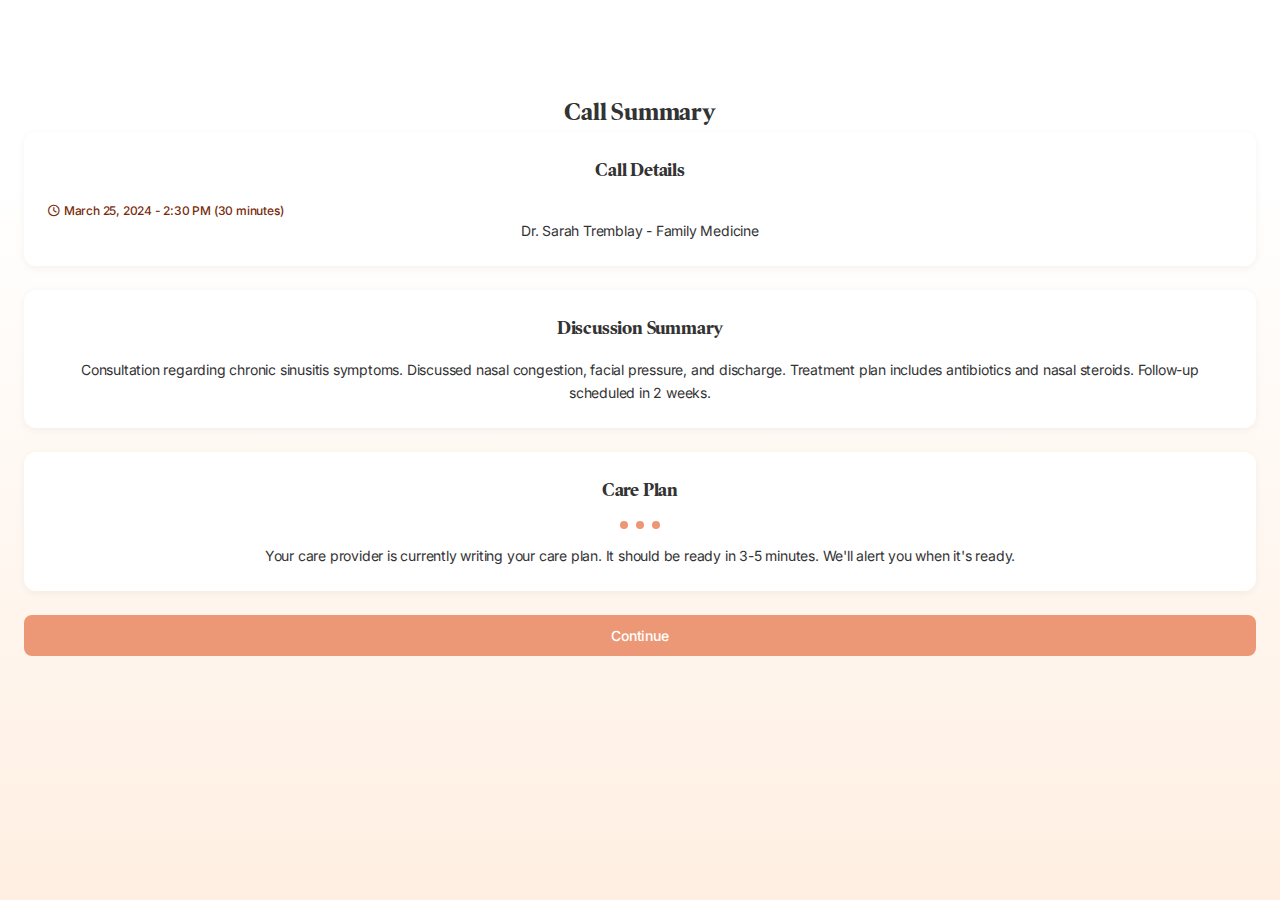
<file: call-summary.html>
<!DOCTYPE html>
<html lang="en">
    <head>
        <meta charset="UTF-8">
        <meta name="viewport" content="width=device-width, initial-scale=1.0, maximum-scale=1.0, user-scalable=no, viewport-fit=cover">

        <title>Call Summary</title>
        <link rel="stylesheet" href="css/styles.css">
    </head>
<body>

    <main id="main-content">
        <div class="page-content">

            <div class="summary-container">
                <h1>Call Summary</h1>
                
                <section class="summary-section">
                    <h2>Call Details</h2>
                    <p class="timestamp">March 25, 2024 - 2:30 PM (30 minutes)</p>
                    <p class="provider">Dr. Sarah Tremblay - Family Medicine</p>
                </section>

                <section class="summary-section">
                    <h2>Discussion Summary</h2>
                    <p>Consultation regarding chronic sinusitis symptoms. Discussed nasal congestion, facial pressure, and discharge. Treatment plan includes antibiotics and nasal steroids. Follow-up scheduled in 2 weeks.</p>
                </section>

                <section class="summary-section care-plan-alert">
                    <h2>Care Plan</h2>
                    <div class="alert-message">
                        
                        <div class="summary-typing-dots">
                            <span></span>
                            <span></span>
                            <span></span>
                        </div>
                        <p>Your care provider is currently writing your care plan. It should be ready in 3-5 minutes. We'll alert you when it's ready.</p>
                    </div>
                </section>

                <button class="primary-button" onclick="handleReturnButtonClick()">
                    Continue
                </button>
            </div>

        </div>
    </main>
    <script src="js/journey.js"></script>
    <script src="js/main.js"></script>
</body>
</html>
</file>
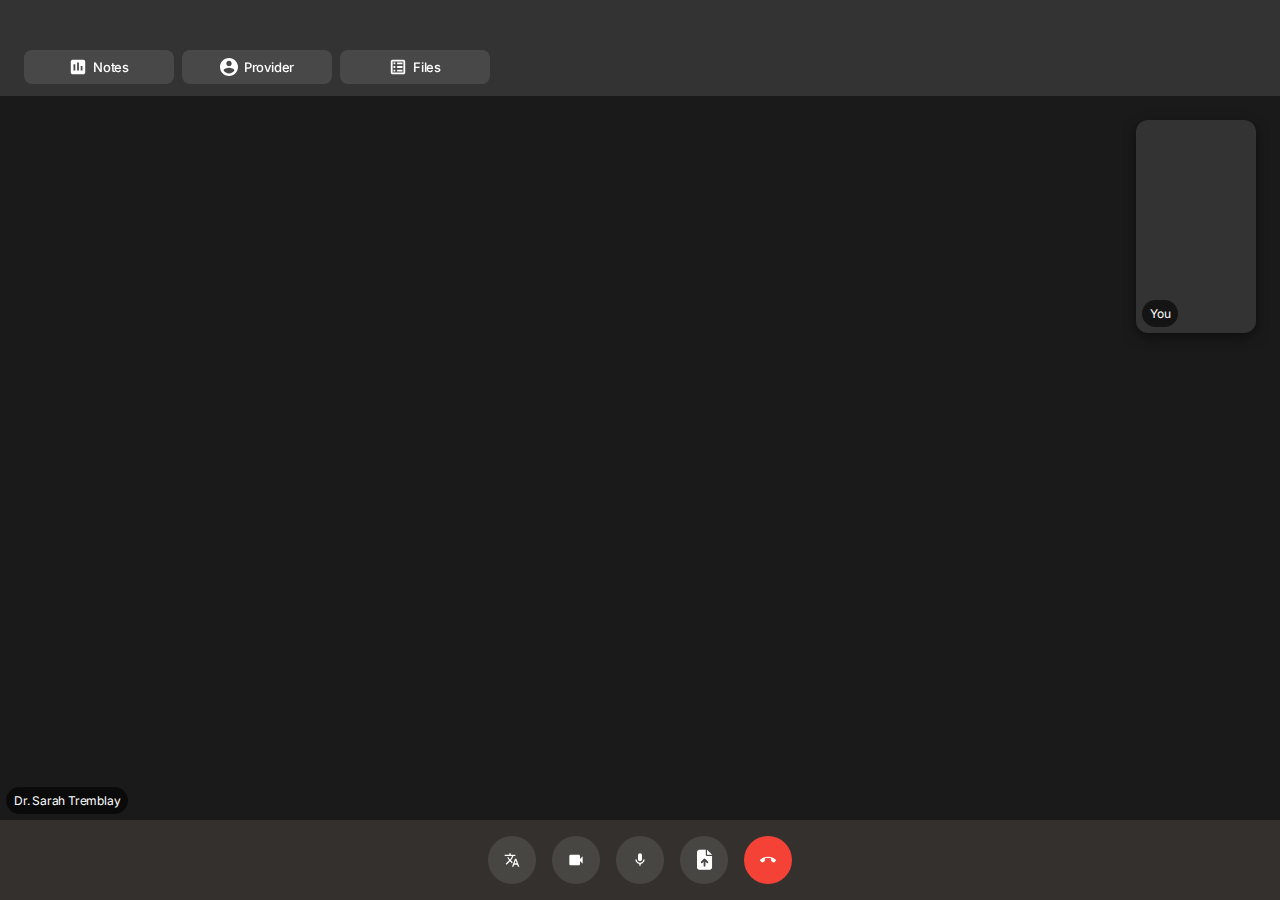
<file: call.html>
<!DOCTYPE html>
<html lang="en">
<head>
    <meta charset="UTF-8">
    <meta name="viewport" content="width=device-width, initial-scale=1.0, maximum-scale=1.0, user-scalable=no, viewport-fit=cover">

    <title>Video Call</title>
    <link rel="stylesheet" href="css/styles.css">

    <link rel="stylesheet" href="https://cdnjs.cloudflare.com/ajax/libs/font-awesome/6.5.1/css/all.min.css">
</head>
<body>
    <main id="main-content">
        <div class="page-content">

            <div class="call-container">
                <!-- Top Bar -->
                <div class="top-bar">
                    <div class="time-remaining">
                        <svg width="20" height="20" viewBox="0 0 20 20" fill="none">
                            <path d="M10 0C4.48 0 0 4.48 0 10C0 15.52 4.48 20 10 20C15.52 20 20 15.52 20 10C20 4.48 15.52 0 10 0ZM10 18C5.58 18 2 14.42 2 10C2 5.58 5.58 2 10 2C14.42 2 18 5.58 18 10C18 14.42 14.42 18 10 18Z" fill="currentColor"/>
                            <path d="M10.5 5H9V11L14.2 14.2L15 12.9L10.5 10.2V5Z" fill="currentColor"/>
                        </svg>
                        <span class="time">30:00</span>
                    </div>
                    <div class="info-tabs">
                        <div class="tab-content" id="notesContent" style="display: none;">
                            <h3>Notes</h3>
                            <div class="notes-sections">
                                <div class="notes-section">
                                    <h4>
                                        <svg width="16" height="16" viewBox="0 0 16 16" fill="none">
                                            <path d="M8 0C3.6 0 0 3.6 0 8C0 12.4 3.6 16 8 16C12.4 16 16 12.4 16 8C16 3.6 12.4 0 8 0ZM6.4 12L2.4 8L3.8 6.6L6.4 9.2L12.2 3.4L13.6 4.8L6.4 12Z" fill="#4CAF50"/>
                                        </svg>
                                        AI Highlights
                                    </h4>
                                    <div class="highlights-list">
                                        <div class="highlight-item">Patient reports sinus pressure and congestion for 2 weeks</div>
                                        <div class="highlight-item">Symptoms worse in the morning and when bending forward</div>
                                        <div class="highlight-item">No fever or recent cold symptoms reported</div>
                                    </div>
                                </div>
                                
                                <div class="notes-section">
                                    <h4>
                                        <svg width="16" height="16" viewBox="0 0 16 16" fill="none">
                                            <path d="M8 0C3.6 0 0 3.6 0 8C0 12.4 3.6 16 8 16C12.4 16 16 12.4 16 8C16 3.6 12.4 0 8 0ZM6 12V4L12 8L6 12Z" fill="#2196F3"/>
                                        </svg>
                                        Live Transcription
                                    </h4>
                                    <div class="transcription-content">
                                        <div class="transcription-item">
                                            <span class="speaker">Dr. Tremblay:</span> How long have you been experiencing this sinus pain?
                                        </div>
                                        <div class="transcription-item">
                                            <span class="speaker">You:</span> It started about two weeks ago...
                                        </div>
                                    </div>
                                </div>
                                
                                <div class="notes-section">
                                    <h4>
                                        <svg width="16" height="16" viewBox="0 0 16 16" fill="none">
                                            <path d="M14 0H2C0.9 0 0 0.9 0 2V14C0 15.1 0.9 16 2 16H14C15.1 16 16 15.1 16 14V2C16 0.9 15.1 0 14 0ZM14 14H2V2H14V14Z M12 7H4V5H12V7Z M12 11H4V9H12V11Z" fill="#FF9800"/>
                                        </svg>
                                        Your Notes
                                    </h4>
                                    <textarea placeholder="Add your own notes here..."></textarea>
                                </div>
                            </div>
                        </div>
        
                        <div class="tab-content" id="providerContent" style="display: none;">
                            <h3>Provider Information</h3>
                            <div class="provider-info">
                                <!-- <img src="assets/doctor-avatar.jpg" alt="Dr. Sarah Tremblay"> -->
                                <div class="provider-details">
                                    <h4>Dr. Sarah Tremblay</h4>
                                    <p class="provider-specialty">Family Medicine</p>
                                    <p class="provider-experience">15 years experience</p>
                                    <p class="provider-education">MD - University of Washington</p>
                                    <p class="provider-languages">Languages: English, Spanish</p>
                                    <p class="provider-rating">⭐️ 4.9/5 (500+ consultations)</p>
                                </div>
                            </div>
                        </div>
                        
        
                        <div class="tab-content" id="filesContent" style="display: none;">
                            <h3>Shared Files</h3>
                            <div class="files-list">
                                <div class="file-item" data-file="medical-history">
                                    <div class="file-icon pdf">
                                        <svg class="file-type-icon" width="20" height="20" viewBox="0 0 20 20" fill="none">
                                            <path d="M4 0C2.9 0 2 .9 2 2v16c0 1.1.9 2 2 2h12c1.1 0 2-.9 2-2V6l-6-6H4zm0 2h7v5h5v11H4V2z" fill="currentColor"/>
                                        </svg>
                                        <span class="file-extension">PDF</span>
                                    </div>
                                    <span>Shared_file.pdf</span>
                                    <span class="file-time">2:15 PM</span>
                                </div>
                            </div>
                        </div>
        
                        <button class="tab-button" data-tab="notes">
                            <svg width="20" height="20" viewBox="0 0 20 20" fill="none">
                                <path d="M16 2H4C3 2 2 3 2 4V16C2 17 3 18 4 18H16C17 18 18 17 18 16V4C18 3 17 2 16 2ZM7 14H5V7H7V14ZM11 14H9V5H11V14ZM15 14H13V9H15V14Z" fill="currentColor"/>
                            </svg>
                            Notes
                        </button>
                        <button class="tab-button" data-tab="provider">
                            <svg width="20" height="20" viewBox="0 0 20 20" fill="none">
                                <path d="M10 0C4.48 0 0 4.48 0 10C0 15.52 4.48 20 10 20C15.52 20 20 15.52 20 10C20 4.48 15.52 0 10 0ZM10 3C11.66 3 13 4.34 13 6C13 7.66 11.66 9 10 9C8.34 9 7 7.66 7 6C7 4.34 8.34 3 10 3ZM10 17.2C7.5 17.2 5.29 15.92 4 13.98C4.03 11.99 8 10.9 10 10.9C11.99 10.9 15.97 11.99 16 13.98C14.71 15.92 12.5 17.2 10 17.2Z" fill="currentColor"/>
                            </svg>
                            Provider
                        </button>
                        <button class="tab-button" data-tab="files">
                            <svg width="20" height="20" viewBox="0 0 20 20" fill="none">
                                <path d="M16 2H4C2.9 2 2 2.9 2 4V16C2 17.1 2.9 18 4 18H16C17.1 18 18 17.1 18 16V4C18 2.9 17.1 2 16 2ZM16 16H4V4H16V16Z" fill="currentColor"/>
                                <path d="M9 13H15V15H9V13ZM9 9H15V11H9V9ZM9 5H15V7H9V5ZM5 5H7V7H5V5ZM5 9H7V11H5V9ZM5 13H7V15H5V13Z" fill="currentColor"/>
                            </svg>
                            Files
                        </button>
                    </div>
                </div>
        
                <!-- Video Container -->
                <div class="video-container">
                    <div class="main-video">
                        <!-- Doctor's video -->
                        <video autoplay loop muted webkit-playsinline playsinline nofullscreen disablepictureinpicture>
                            <source src="https://assets.mixkit.co/videos/4834/4834-720.mp4" type="video/mp4">
                        </video>
        
                        <div class="participant-name">Dr. Sarah Tremblay</div>
                    </div>
                    <div class="self-video">
                        <!-- Patient's video - empty source as it will be set by JavaScript -->
                        <video autoplay muted playsinline></video>
                        <div class="participant-name">You</div>
                    </div>
                </div>
        
                <!-- Call Controls -->
                <div class="call-controls">
                    <button class="control-button" data-tooltip="Translation">
                        <svg width="24" height="24" viewBox="0 0 24 24" fill="none">
                            <path d="M12.87 15.07l-2.54-2.51.03-.03c1.74-1.94 2.98-4.17 3.71-6.53H17V4h-7V2H8v2H1v1.99h11.17C11.5 7.92 10.44 9.75 9 11.35 8.07 10.32 7.3 9.19 6.69 8h-2c.73 1.63 1.73 3.17 2.98 4.56l-5.09 5.02L4 19l5-5 3.11 3.11.76-2.04zM18.5 10h-2L12 22h2l1.12-3h4.75L21 22h2l-4.5-12zm-2.62 7l1.62-4.33L19.12 17h-3.24z" fill="currentColor"/>
                        </svg>
                    </button>
                    <button class="control-button" data-tooltip="Video">
                        <svg width="24" height="24" viewBox="0 0 24 24" fill="none">
                            <path d="M18 10.5V6c0-1.1-.9-2-2-2H4c-1.1 0-2 .9-2 2v12c0 1.1.9 2 2 2h12c1.1 0 2-.9 2-2v-4.5l4 4v-11l-4 4z" fill="currentColor"/>
                        </svg>
                    </button>
                    <button class="control-button" data-tooltip="Microphone">
                        <svg width="24" height="24" viewBox="0 0 24 24" fill="none">
                            <path d="M12 14c1.66 0 3-1.34 3-3V5c0-1.66-1.34-3-3-3S9 3.34 9 5v6c0 1.66 1.34 3 3 3zm5.91-3c-.49 0-.9.36-.98.85C16.52 14.2 14.47 16 12 16s-4.52-1.8-4.93-4.15c-.08-.49-.49-.85-.98-.85-.61 0-1.09.54-1 1.14.49 3 2.89 5.35 5.91 5.78V20c0 .55.45 1 1 1s1-.45 1-1v-2.08c3.02-.43 5.42-2.78 5.91-5.78.1-.6-.39-1.14-1-1.14z" fill="currentColor"/>
                        </svg>
                    </button>
                    <button class="button-upload-file" data-tooltip="Share File">
                        <i class="fa-solid fa-file-arrow-up"></i>
                    </button>
                    <button class="control-button end-call" data-tooltip="End Call">
                        <svg width="24" height="24" viewBox="0 0 24 24" fill="none">
                            <path d="M12 9c-1.6 0-3.15.25-4.6.72v3.1c0 .39-.23.74-.56.9-.98.49-1.87 1.12-2.66 1.85-.18.18-.43.28-.7.28-.28 0-.53-.11-.71-.29L.29 13.08c-.18-.17-.29-.42-.29-.7 0-.28.11-.53.29-.71C3.34 8.78 7.46 7 12 7s8.66 1.78 11.71 4.67c.18.18.29.43.29.71 0 .28-.11.53-.29.71l-2.48 2.48c-.18.18-.43.29-.71.29-.27 0-.52-.11-.7-.28-.79-.74-1.68-1.36-2.66-1.85-.33-.16-.56-.5-.56-.9v-3.1C15.15 9.25 13.6 9 12 9z" fill="currentColor"/>
                        </svg>
                    </button>
                </div>
            </div>
        


        </div>
    </main>
    
    <!-- <div class="notification-banner" style="display: none;">
        <div class="notification-banner-content">
            <i class="fa-regular fa-file"></i>
            Your file has been shared with Dialogue
        </div>
    </div> -->

    <!-- Add file preview modal -->
    <div class="file-preview-modal" style="display: none;">
        <div class="modal-content">
            <div class="modal-header">
                <h3>File Preview</h3>
                <button class="close-modal">
                    <svg width="24" height="24" viewBox="0 0 24 24" fill="none">
                        <path d="M19 6.41L17.59 5 12 10.59 6.41 5 5 6.41 10.59 12 5 17.59 6.41 19 12 13.41 17.59 19 19 17.59 13.41 12 19 6.41z" fill="currentColor"/>
                    </svg>
                </button>
            </div>
            <div class="modal-body">
                <div class="file-placeholder">
                    <div class="file-icon large">
                        <svg class="file-type-icon" width="48" height="48" viewBox="0 0 20 20" fill="none">
                            <path d="M4 0C2.9 0 2 .9 2 2v16c0 1.1.9 2 2 2h12c1.1 0 2-.9 2-2V6l-6-6H4zm0 2h7v5h5v11H4V2z" fill="currentColor"/>
                        </svg>
                        <span class="file-extension">PDF</span>
                    </div>
                    <p class="placeholder-text">Preview not available</p>
                </div>
            </div>
        </div>
    </div>

    <!-- Add this right after the call-container div -->
    

    <script src="js/call.js"></script>
</body>
</html>
</file>
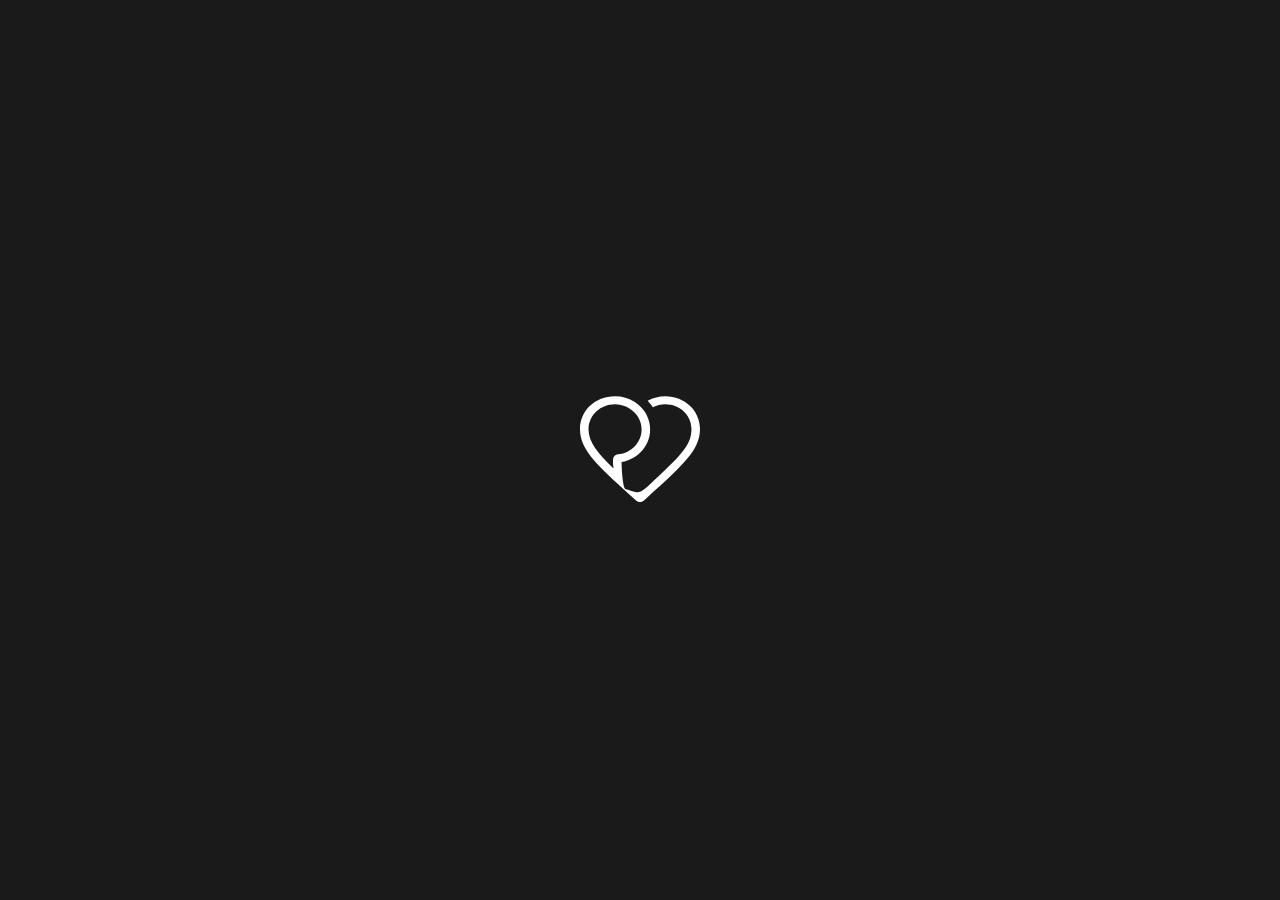
<file: Finish.html>
<!DOCTYPE html>
<html lang="en">
<head>
    <meta charset="UTF-8">
    <meta name="viewport" content="width=device-width, initial-scale=1.0">
    <title>Finish</title>
    <style>
        body {
            margin: 0;
            padding: 0;
            min-height: 100vh;
            background-color: #1a1a1a;
            display: flex;
            justify-content: center;
            align-items: center;
        }

        .logo {
            width: 120px;
            height: 120px;
            animation: float 3s ease-in-out infinite;
        }

        .logo svg path {
            fill: white;
        }

        @keyframes float {
            0% {
                transform: translateY(0px);
            }
            50% {
                transform: translateY(-15px);
            }
            100% {
                transform: translateY(0px);
            }
        }
    </style>
</head>
<body>
    <div class="logo">
        <svg width="120" height="118" viewBox="0 0 43 39" fill="none" xmlns="http://www.w3.org/2000/svg">
            <path d="M30.5533 0.579987C28.3261 0.579987 26.1734 1.13976 24.2516 2.19585C24.9483 2.91236 25.5706 3.69604 26.1108 4.53196C27.4885 3.83784 29.0033 3.47213 30.5533 3.47213C35.8216 3.47213 39.947 7.37559 39.947 12.3613C39.947 18.362 35.7981 22.1983 24.7135 32.4607L24.0168 33.1063C23.4727 33.6101 22.8738 34.0654 22.2437 34.4572C21.3904 34.9872 20.3532 35.1252 19.3981 34.8379C17.7151 34.3304 16.3882 33.8825 16.0751 33.778C15.2297 32.2517 14.9322 26.4787 14.8852 24.15C20.8307 23.0976 25.1283 18.2127 25.1283 12.4732C25.1283 10.6745 24.7056 8.94294 23.8719 7.31588L23.8171 7.21512C23.8054 7.19273 23.7936 7.16661 23.7819 7.14048C23.6684 6.92777 23.5471 6.71506 23.4179 6.50981L23.4218 6.50608L23.3318 6.368C22.7094 5.40147 21.5626 3.97219 19.6369 2.6586C17.5429 1.29649 15.0966 0.579987 12.5642 0.579987H12.4468C5.46405 0.579987 0 5.75226 0 12.3575C0 19.1755 4.97479 24.2806 15.7933 34.0617L15.8207 34.0841C16.9127 35.073 18.0634 36.1067 19.2768 37.1964L20.2005 38.0286C20.5528 38.3458 21.0147 38.5212 21.5 38.5212C21.9893 38.5212 22.4511 38.3458 22.8034 38.0286L23.7271 37.1964C36.9606 25.2994 43 19.8696 43 12.3575C42.9961 5.75226 37.532 0.579987 30.5533 0.579987ZM12.8029 21.6721C12.2706 21.9781 11.9223 22.5155 11.8714 23.1014L11.8362 23.5492C11.8244 23.7544 11.8127 24.0381 11.8596 25.0456L12.0045 26.5122C6.19206 20.922 3.04906 16.9663 3.04906 12.3575C3.04906 12.3463 3.04906 12.3389 3.04906 12.3277L3.05689 12.3314L3.06472 12.1075C3.26825 7.29722 7.40934 3.50198 12.4937 3.47213C15.4058 3.48706 18.1104 4.7484 20.1105 7.02853C20.1222 7.03973 20.134 7.04346 20.134 7.04346C21.4021 8.62574 22.0715 10.5028 22.0715 12.4695C22.0715 17.0297 18.4588 20.8698 13.6679 21.3997C13.347 21.4333 13.0573 21.5266 12.8029 21.6721Z" fill="white"/>
        </svg>
    </div>
</body>
</html>
</file>
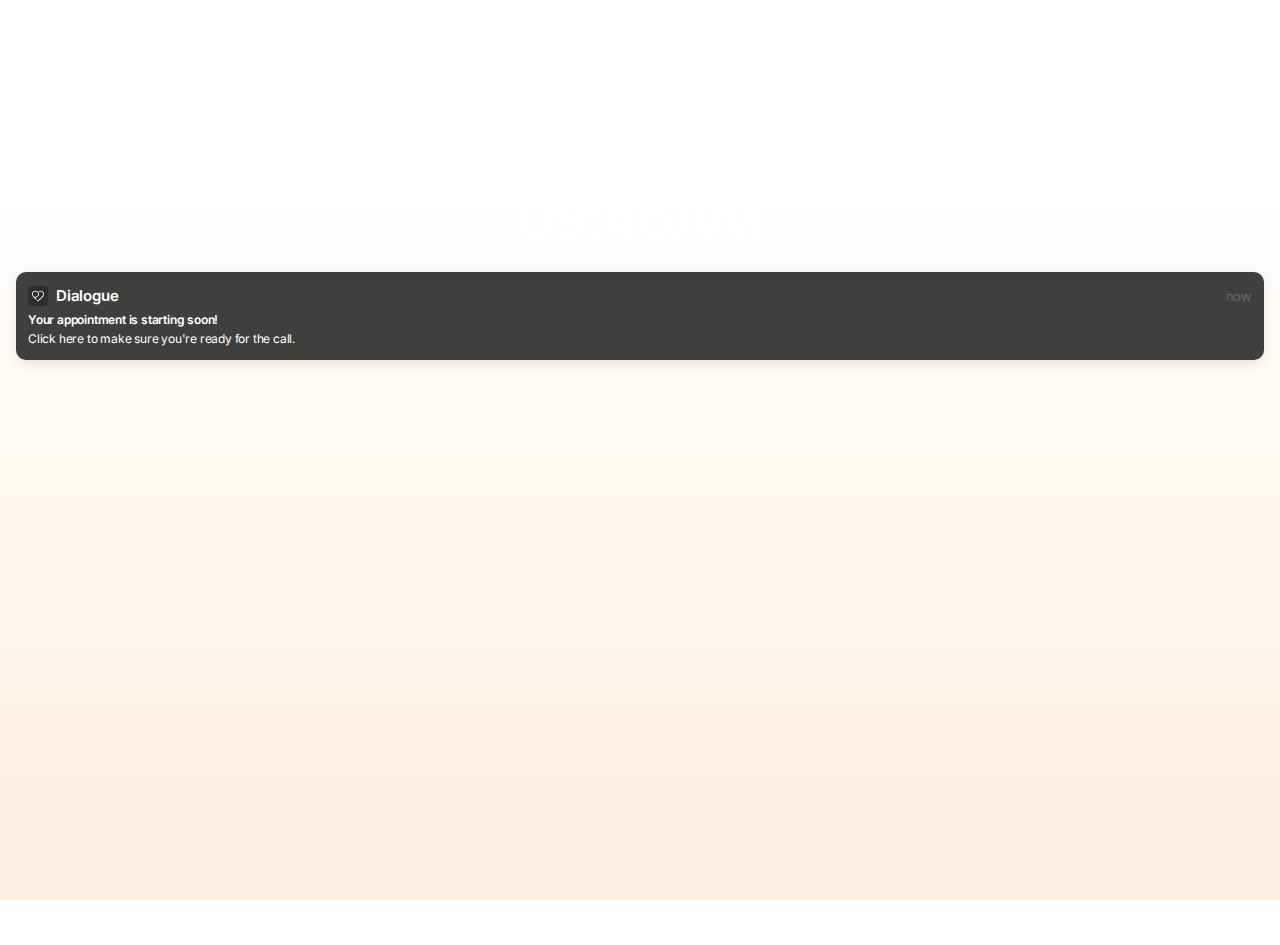
<file: phone-lock.html>
<!DOCTYPE html>
<html lang="en">
<head>
    <meta charset="UTF-8">
    <meta name="viewport" content="width=device-width, initial-scale=1.0, maximum-scale=1.0, user-scalable=no, viewport-fit=cover">

    <title>Phone Lock Screen</title>
    <link rel="stylesheet" href="css/styles.css">
</head>
<body>

    <main id="main-content">
        <div class="page-content">
            <div class="phone-container">
                <div class="date">Wednesday, March 27</div>
                <div class="time">10:30</div>
                
                
                <div class="notification" onclick="window.location.href='waiting-room.html'" style="cursor: pointer;">
                    <div class="notification-header">
                        <div class="app-icon">
                            <svg width="12" height="12" viewBox="0 0 43 39" fill="none" xmlns="http://www.w3.org/2000/svg">
                                <path d="M30.5533 0.579987C28.3261 0.579987 26.1734 1.13976 24.2516 2.19585C24.9483 2.91236 25.5706 3.69604 26.1108 4.53196C27.4885 3.83784 29.0033 3.47213 30.5533 3.47213C35.8216 3.47213 39.947 7.37559 39.947 12.3613C39.947 18.362 35.7981 22.1983 24.7135 32.4607L24.0168 33.1063C23.4727 33.6101 22.8738 34.0654 22.2437 34.4572C21.3904 34.9872 20.3532 35.1252 19.3981 34.8379C17.7151 34.3304 16.3882 33.8825 16.0751 33.778C15.2297 32.2517 14.9322 26.4787 14.8852 24.15C20.8307 23.0976 25.1283 18.2127 25.1283 12.4732C25.1283 10.6745 24.7056 8.94294 23.8719 7.31588L23.8171 7.21512C23.8054 7.19273 23.7936 7.16661 23.7819 7.14048C23.6684 6.92777 23.5471 6.71506 23.4179 6.50981L23.4218 6.50608L23.3318 6.368C22.7094 5.40147 21.5626 3.97219 19.6369 2.6586C17.5429 1.29649 15.0966 0.579987 12.5642 0.579987H12.4468C5.46405 0.579987 0 5.75226 0 12.3575C0 19.1755 4.97479 24.2806 15.7933 34.0617L15.8207 34.0841C16.9127 35.073 18.0634 36.1067 19.2768 37.1964L20.2005 38.0286C20.5528 38.3458 21.0147 38.5212 21.5 38.5212C21.9893 38.5212 22.4511 38.3458 22.8034 38.0286L23.7271 37.1964C36.9606 25.2994 43 19.8696 43 12.3575C42.9961 5.75226 37.532 0.579987 30.5533 0.579987ZM12.8029 21.6721C12.2706 21.9781 11.9223 22.5155 11.8714 23.1014L11.8362 23.5492C11.8244 23.7544 11.8127 24.0381 11.8596 25.0456L12.0045 26.5122C6.19206 20.922 3.04906 16.9663 3.04906 12.3575C3.04906 12.3463 3.04906 12.3389 3.04906 12.3277L3.05689 12.3314L3.06472 12.1075C3.26825 7.29722 7.40934 3.50198 12.4937 3.47213C15.4058 3.48706 18.1104 4.7484 20.1105 7.02853C20.1222 7.03973 20.134 7.04346 20.134 7.04346C21.4021 8.62574 22.0715 10.5028 22.0715 12.4695C22.0715 17.0297 18.4588 20.8698 13.6679 21.3997C13.347 21.4333 13.0573 21.5266 12.8029 21.6721Z" fill="white"/>
                            </svg>
                        </div>
                        <span class="app-name">Dialogue</span>
                        <span class="notification-time">now</span>
                    </div>
                    <div class="notification-content">
                        <div class="notification-title">Your appointment is starting soon!</div>
                        <div class="notification-message">Click here to make sure you're ready for the call.</div>
                    </div>
                </div>
        
            </div>
        </div>
    </main>

    
    

    <script src="js/phone-lock.js"></script>
</body>
</html>
</file>
<file: css/styles.css>
@import url('https://cdnjs.cloudflare.com/ajax/libs/font-awesome/6.0.0/css/all.min.css');
@import url('https://fonts.googleapis.com/css2?family=Roboto:wght@100;200;300;400;500;600;700;800;900&display=swap');
@import url('https://fonts.googleapis.com/css2?family=Inter:wght@400;500;600;700&display=swap');

@import url('animations.css');
@import url('bottomsheet.css');
@import url('call-summary.css');
@import url('call.css');
@import url('explore.css');
@import url('funnel.css');
@import url('habit.css');
@import url('journey.css');
@import url('navigation.css');
@import url('onboarding.css');
@import url('phone-lock.css');
@import url('prescription.css');
@import url('profile.css');
@import url('variables.css');
@import url('waiting-room.css');




@font-face {
    font-family: 'Poynter';
    src: url('../assets/fonts/PoynterOSDisplay-Roman.otf') format('opentype');
    font-weight: 400;
    font-style: normal;
    font-display: swap;
}

@font-face {
    font-family: 'Poynter';
    src: url('../assets/fonts/PoynterOSDisplay-Semibold.otf') format('opentype');
    font-weight: 500;
    font-style: normal;
    font-display: swap;
}

@font-face {
    font-family: 'Poynter';
    src: url('../assets/fonts/PoynterOSDisplay-Bold.otf') format('opentype');
    font-weight: 700;
    font-style: normal;
    font-display: swap;
}



/* DEFAULT STYLES */
* {
    margin: 0;
    padding: 0;
    box-sizing: border-box;
    font-family: 'Inter', sans-serif;
    -webkit-tap-highlight-color: transparent;
    -webkit-font-smoothing: antialiased;
    text-rendering: optimizeLegibility;
    -webkit-font-smoothing: antialiased;
    -moz-osx-font-smoothing: grayscale;
    user-select: none;
    -webkit-user-select: none;
    -moz-user-select: none;
    -ms-user-select: none;
    overscroll-behavior: none;
    -webkit-overflow-scrolling: none;
    letter-spacing: -0.2px;
    -ms-overflow-style: none;  /* IE and Edge */
    scrollbar-width: none;     /* Firefox */
}

*::-webkit-scrollbar,
*::-webkit-scrollbar-track,
*::-webkit-scrollbar-thumb {
    width: 0 !important;
    height: 0 !important;
    background: transparent !important;
    display: none !important;
}

/* Specifically target common scrollable elements */
body,
.question-container,
.funnel-container,
.bottom-sheet-content,
.profile-container,
.onboarding-page,
.onboarding,
textarea,
select,
div {
    scrollbar-width: none !important;
    -ms-overflow-style: none !important;
}

/* And their webkit versions */
body::-webkit-scrollbar,
.question-container::-webkit-scrollbar,
.funnel-container::-webkit-scrollbar,
.bottom-sheet-content::-webkit-scrollbar,
.profile-container::-webkit-scrollbar,
textarea::-webkit-scrollbar,
select::-webkit-scrollbar,
div::-webkit-scrollbar {
    display: none !important;
    width: 0 !important;
    height: 0 !important;
}

html, body {
    margin: 0;
    height: 100dvh;
    min-height: 100dvh;
    max-height: 100dvh;
    position: relative;
}

body {
    margin: 0;
    padding-top: env(safe-area-inset-top);
    padding-bottom: env(safe-area-inset-bottom);
    padding-left: env(safe-area-inset-left);
    padding-right: env(safe-area-inset-right);
    padding-top: constant(safe-area-inset-top);
    padding-bottom: constant(safe-area-inset-bottom);
    padding-top: env(safe-area-inset-top);
    padding-bottom: env(safe-area-inset-bottom);
    line-height: 1.6;
    background: var(--background-body);
    overscroll-behavior: none;
}
header {
    background-color: var(--background);
    padding: var(--spacing-medium);
    position: fixed; /* Change to fixed */
    top: 0;
    left: 0;
    right: 0;
    z-index: 10;
}
nav ul {
    list-style: none;
}
nav ul li {
    display: inline;
    margin-right: 1rem;
}
nav ul li a {
    text-decoration: none;
    color: var(--text-primary);
}
nav ul li a:hover {
    color: var(--text-secondary);
}
main {
    margin: 0 auto;
    overflow-y: auto;
}


footer {
    text-align: center;
    padding: 1rem;
    margin-top: 2rem;
    background-color: var(--background);
}


/* MAIN PAGES
.my-care, .explore, .profile {
    padding: 20px;
} */

/* VARIABLES */
h1 {
    /* margin-bottom: 24px; */
    font-size: var(--font-size-xlarge);
    font-family: 'Poynter', sans-serif;
    line-height: var(--font-size-xlarge);
    color: var(--text-primary);
}
h2 {
    /* color: var(--text-primary); */
    font-size: var(--font-size-large);
    font-family: 'Poynter', sans-serif;
    font-weight: var(--font-weight-xlarge);
    color: var(--text-primary);
}
h3 {
    /* color: var(--text-primary); */
    font-size: var(--font-size-medium);
    font-family: 'Poynter', sans-serif;
    font-weight: var(--font-weight-xlarge);
    color: var(--text-primary);
}

h4{
    font-family: 'Poynter', sans-serif;
    color: var(--text-primary);
    font-size: var(--font-size-medium);
    font-weight: var(--font-weight-large);
}

p{
    color: var(--text-primary);
    font-size: var(--font-size-medium);
    
}
button{
    transition: all 0.3s ease;
    border-radius: var(--border-radius-xxlarge);
    font-size: 16px;
    cursor: pointer;
    padding: 12px;
    border: none;

    font-weight: var(--font-weight-large);
    font-size: var(--font-size-medium);
    padding-left: var(--spacing-medium);
    padding-right: var(--spacing-medium);
    border-radius: var(--border-radius-medium);

}

ul{
    padding: var(--spacing-medium);
}
ul, li{
    color: var(--text-primary);
}


input, 
textarea {
    outline: none;
    -webkit-tap-highlight-color: transparent;
}

/* If you want to remove the iOS-specific styling */
input, 
textarea {
    -webkit-appearance: none;
    -moz-appearance: none;
    appearance: none;
}

/* If you still want to show a custom focus state, you can add: */
input:focus,
textarea:focus {
    border-color: var(--color-primary); /* Or any other custom styling you prefer */
}

#main-content {
    transition: opacity 150ms ease-in-out;
    opacity: 1;
    height: 100%;
}


.button-group {
    display: flex;
    flex-direction: column;
    gap: 12px;
    
}

.primary-button {
    background: var(--color-primary);
    color: white;
    border: none;
    width: 100%;
}

.secondary-button {
    background: white;
    width: 100%;
    color: var(--color-primary);
    border: 1px solid var(--color-primary);
}


.primary-button:hover {
    background: var(--color-primary-dark);
}


.secondary-button:hover {
    background: #f8f9fa;
}

.button-container {
    position: sticky;
    bottom: 0;
    left: 0;
    right: 0;
    /* text-align: right; */
    z-index: 1; /* Ensure button stays on top */
    flex-shrink: 0; /* Prevent container from shrinking */
    margin-top: auto;      /* Push to bottom */
    padding: 16px 0;       /* Add some padding */
    background: var(--background);
}

.next-button {
    padding: 12px 24px;
    background: var(--color-primary);
    color: white;
    border: none;
    border-radius: 4px;
    font-size: var(--font-size-medium);
    cursor: pointer;
}

.next-button:hover {
    background: #45a049;
}

.button-container button:disabled {
    background: #cccccc;
    cursor: not-allowed;
    opacity: 0.7;
}


.header-content {
    display: flex;
    align-items: center;
    justify-content: space-between;
    padding: var(--spacing-medium);

}

.header-spacer {
    height: 100px; /* Adjust this value to match your header height */
    display: block;
}


.add-button {
    float: right;
    background-image: var(--background-tertiary);
    color: #4c2609;
    border: none;
    border-radius: 20px;
    font-size: var(--font-size-medium);
    cursor: pointer;
    padding-left: var(--spacing-medium);
    padding-right: var(--spacing-medium);
    height: 40px;
    font-weight: var(--font-weight-large);
    gap: 7px;
    display: flex;
    align-items: center;
    justify-content: center;
}

.special-button {
    float: right;
    background-image: var(--background-tertiary);
    color: #4c2609;
    border: none;
    border-radius: 20px;
    font-size: var(--font-size-medium);
    cursor: pointer;
    padding-left: var(--spacing-medium);
    padding-right: var(--spacing-medium);
    height: 40px;
    font-weight: var(--font-weight-large);
    gap: 7px;
    display: flex;
    align-items: center;
    justify-content: center;
}

.logo {
    display: flex;
    align-items: center;
    gap: 8px;
    cursor: pointer;
    opacity: 0.1;
    transition: opacity 0.2s ease;
}

.logo img {
    height: 40px;
    width: auto;
}

.logo-text {
    font-weight: 500;
    font-size: 20px;
    color: var(--text-primary);
}

/* Cards and Lists */
/* .care-card {
    background: white;
    border-radius: 8px;
    padding: 16px;
    margin-bottom: 16px;
    box-shadow: 0 2px 4px rgba(0,0,0,0.1);
} */
.appointment-card, .service-card, .activity-item {
    background: #fff;
    padding: 15px;
    border-radius: 8px;
    box-shadow: 0 2px 4px rgba(0,0,0,0.1);
    margin-bottom: 15px;
}
.profile-section {
    background: #fff;
    padding: 15px;
    border-radius: 8px;
    box-shadow: 0 2px 4px rgba(0,0,0,0.1);
    margin-bottom: 15px;
}

/* Services Grid */
.services-grid {
    display: grid;
    grid-template-columns: repeat(auto-fit, minmax(250px, 1fr));
    gap: 20px;
}

/* Hide navigation on onboarding page */
body.onboarding .bottom-nav {
    display: none;
}

.empty-state {
    display: flex;
    flex-direction: column;
    gap: 20px;
    padding: var(--spacing-medium);
    text-align: left;
}

.filled-state {
    padding: var(--spacing-medium);
}

.empty-card {
    background: var(--color-blue-light);
    border-radius: 12px;
    padding: var(--spacing-large);
    /* box-shadow: 0 2px 8px rgba(0, 0, 0, 0.05); */
    text-align: left;
    align-items: left;
    margin-bottom: 15px;

}

#emptyState button{
    border-radius: var(--border-radius-xxlarge);
    font-weight: var(--font-weight-large);
}

#emptyState .secondary-button{
    border: 1px solid var(--color-blue-dark);
    background: var(--color-blue-light);
    color: var(--color-blue-dark);
    margin-top: 20px;
}


#emptyState .primary-button {
    background-image: var(--background-tertiary);
    color: #4c2609;
    border: none;
    border-radius: 20px;
    font-size: var(--font-size-medium);
    cursor: pointer;
    padding-left: var(--spacing-medium);
    padding-right: var(--spacing-medium);
    font-weight: var(--font-weight-large);
    gap: 7px;
    margin-top: 20px;
}

#emptyState p{
    text-align: left !important;
    align-items: left !important;
    display: block;
    font-size: var(--font-size-medium);
    margin-bottom: 0px;
}

#emptyState .empty-icon-circle {
    color: var(--color-blue-dark);
}
#emptyState .completed{
    opacity: 0.5;
}

.empty-card h2 {
    margin-bottom: 6px;
    font-size: 1.5rem;
    color: var(--color-blue-dark);
    text-align: left;
    align-items: left;
    line-height: 25px;
}

#emptyState h3 {
    margin-bottom: 0px;
    font-size: var(--font-size-large);
    color: var(--color-blue-dark);
    text-align: left;
    align-items: left;
    margin-top:20px;
    line-height: 23px;
}

#emptyState .icon-empty{
    color: var(--color-blue-dark);
    margin-bottom: 20px;
}

.empty-card p {
    color: var(--color-blue-dark);
    margin-bottom: 20px;
    opacity: 1;
    text-align: left;
    align-items: left;
}




.care-journey-card {
    text-decoration: none;
    color: inherit;
    display: none;
}

.care-journey-card:hover {
    text-decoration: none;
}

/* If you have any quick action links that need the same treatment */
.quick-action-card {
    text-decoration: none;
    color: inherit;
}

.quick-action-card:hover {
    text-decoration: none;
}

.condition-buttons {
    display: flex;
    gap: 10px;
    margin-top: 20px;
    justify-content: center;
}

.condition-btn {
    padding: 12px 24px;
    border: 1px solid #e0e0e0;
    border-radius: 8px;
    background: white;
    cursor: pointer;
    transition: all 0.2s ease;
}

.condition-btn:hover {
    background: #f5f5f5;
}

.condition-btn.active {
    background: #007AFF;
    color: white;
    border-color: #007AFF;
}

.care-journey-card {
    display: none;
}

.logo:hover {
    opacity: 0.5;
}

.debug-button {
    padding: 10px 20px;
    color: white;
    border: none;
    border-radius: 8px;
    background: none;
    cursor: pointer;
    z-index: 1000;
    margin-bottom: 100px;
}



.page-content{
    overflow-y: auto;
    height: 100%;
}

.page-content.journey {
    position: fixed;
    top: 0;
    left: 0;
    right: 0;
    bottom: 0;
    background: var(--background);
    z-index: 1000;
    padding: 0px;
    overflow-y: auto;
    animation: slideIn 0.3s ease-out;
}

.profile-info{
    padding: var(--spacing-medium);
    padding-bottom: 100px;
}

.progress-details h3{
    margin-top: 0px !important;
}

.progress-item {
    display: flex;
    align-items: flex-start;
    gap: 1rem;
    margin-top: 10px;
    margin-bottom: 10px;
}

.empty-icon-circle {
    margin-top: 4px;  /* Align icon with the title text */
}

.progress-details {
    flex: 1;  /* Take up remaining space */
}

.icon-transition {
    transition: all 0.2s ease-in-out;
}

.icon-transition.fa-solid {
    transform: scale(1.1);
}

.icon-transition.fa-regular {
    transform: scale(1);
}



.care-plan-ready-migraine{
    text-align: center;
    height: 100%;
    display: flex;
    align-items: center;
    justify-content: center;
    flex-direction: column;
}

.care-plan-ready-migraine .button-group{
    width: 100%;
    margin-top: 20px;
}

.littlerobot {
    height: 100px;
    width: auto;
    opacity: 0.1;
    position: absolute;
    top: 50%;
    left: 50%;
    transform: translate(-50%, -50%);
}
</file>
